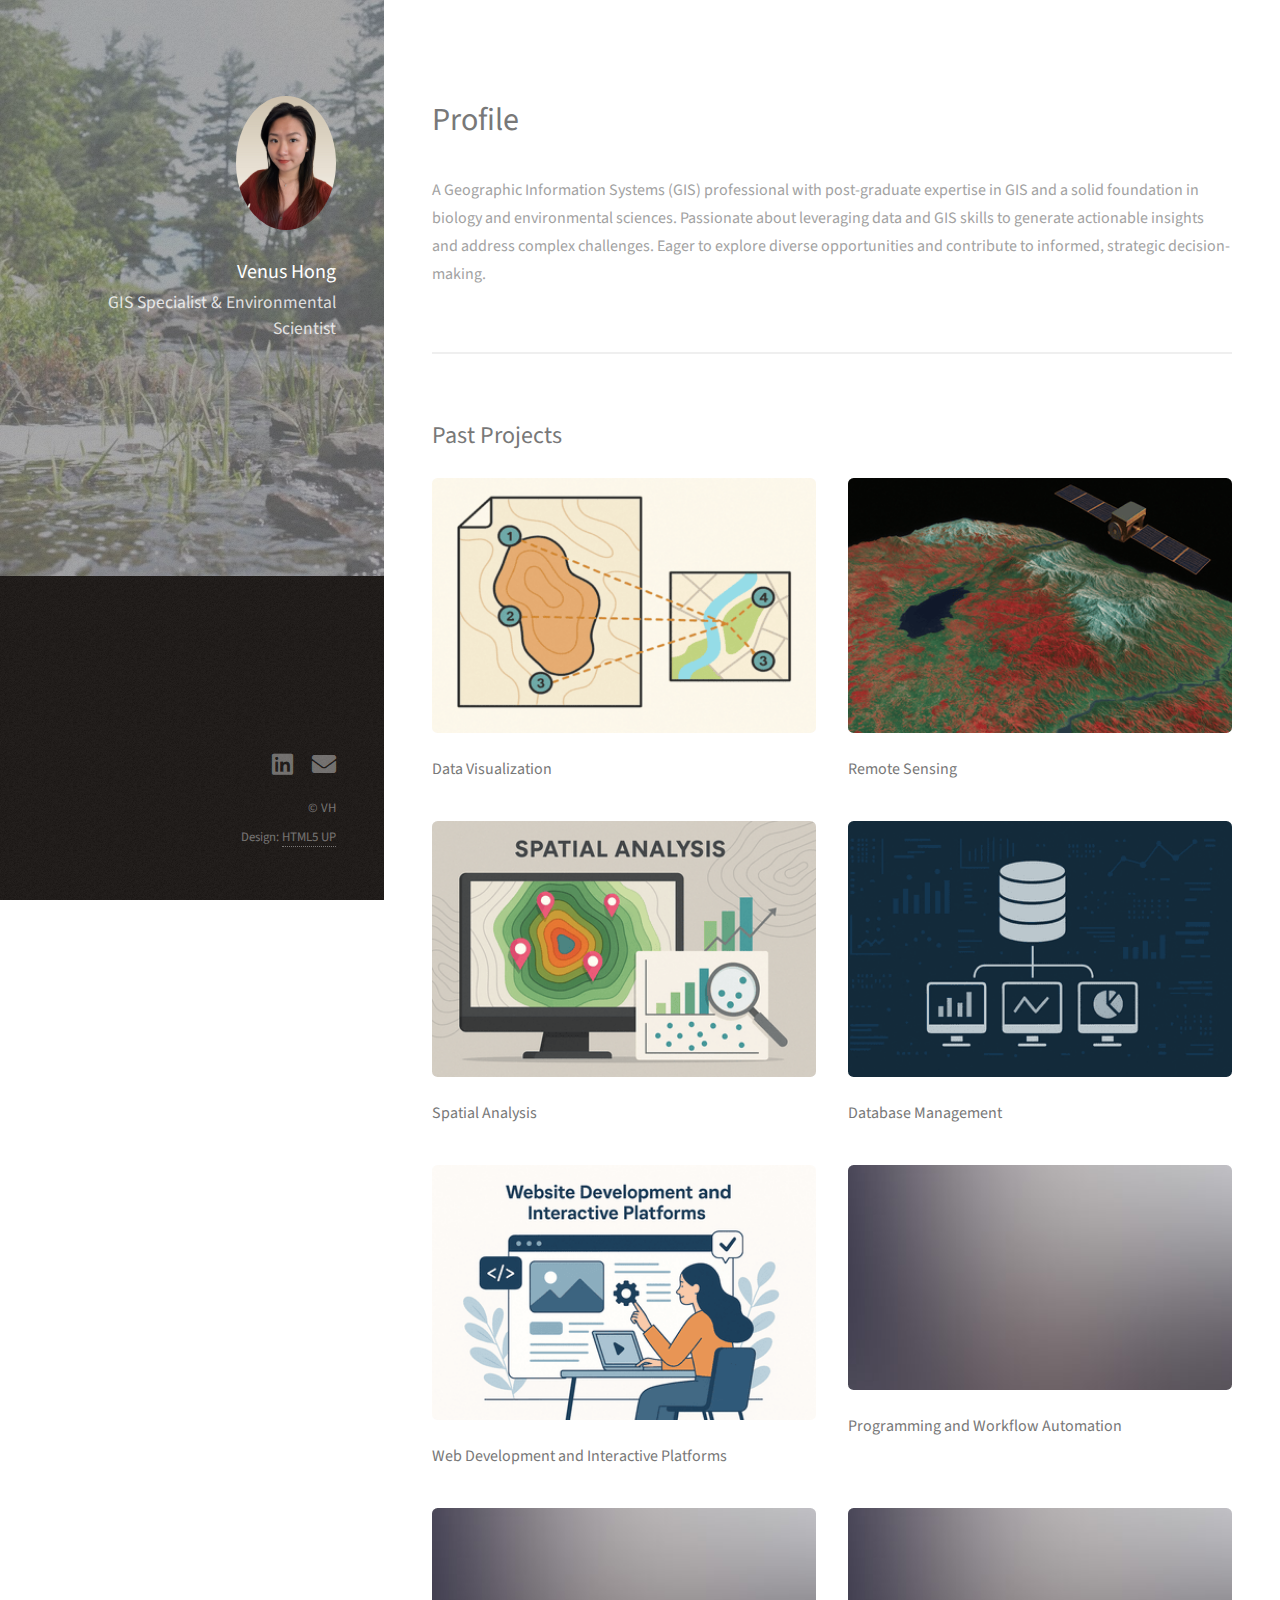
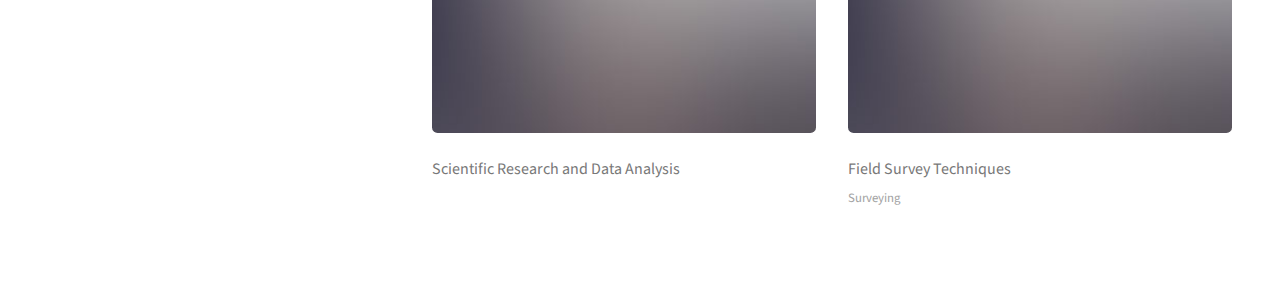
<file: index.html>
<!DOCTYPE HTML>
<!--
	Strata by HTML5 UP
	html5up.net | @ajlkn
	Free for personal and commercial use under the CCA 3.0 license (html5up.net/license)
-->
<html>
	<head>
		<title>Venus Hong HTML Portfolio</title>
		<meta charset="utf-8" />
		<meta name="viewport" content="width=device-width, initial-scale=1, user-scalable=no" />
		<link rel="stylesheet" href="assets/css/main.css" />
	</head>
	<body class="is-preload">

		<!-- Header -->
			<header id="header">
				<div class="inner">
					<a href="#" class="image avatar"><img src="images/avatar.jpg" alt="" /></a>
					<h1><strong>Venus Hong</strong></h1>
					<h4>GIS Specialist & Environmental Scientist</h4>
					
				</div>
			</header>

		<!-- Main -->
			<div id="main">

				<!-- One -->
					<section id="one">
						<header class="major">
							<h2>Profile</h2>
						</header>
						<p>A Geographic Information Systems (GIS) professional with post-graduate expertise in GIS 
							and a solid foundation in biology and environmental sciences. Passionate about 
							leveraging data and GIS skills to generate actionable insights and address complex 
							challenges. Eager to explore diverse opportunities and contribute to informed, 
							strategic decision-making.</p>
						<!-- <ul class="actions">
							<li><a href="#" class="button">Learn More</a></li>
						</ul> -->
					</section>

				<!-- Two -->
					<!-- <section id=""two">
						<h2>Timeline</h2>
						<p>1</p>
					</section> -->

				<!-- Three -->
					<section id="three">
						<h2>Past Projects</h2>
						<div class="row">
							<article class="col-6 col-12-xsmall work-item">
								<a href="projectPages/dataVis.html" class="image fit thumb">
									<img src="images/thumbs/georefBG.png" alt="Project 1 Thumbnail" />
								</a>
								<h3>Data Visualization</h3>
							</article>
							<article class="col-6 col-12-xsmall work-item">
								<a href="projectPages/remoteSensing.html" class="image fit thumb">
									<img src="images/thumbs/rsBG.png" alt="Project 2 Thumbnail" />
								</a>
								<h3>Remote Sensing</h3>
							</article>
							<article class="col-6 col-12-xsmall work-item">
								<a href="projectPages/spatialAnalysis.html" class="image fit thumb">
									<img src="images/thumbs/spatialBG.png" alt="Project 3 Thumbnail" />
								</a>
								<h3>Spatial Analysis</h3>
							</article>
							<article class="col-6 col-12-xsmall work-item">
								<a href="projectPages/database.html" class="image fit thumb">
									<img src="images/thumbs/databaseBG.png" alt="Project 4Thumbnail" />
								</a>
								<h3>Database Management</h3>
							</article>
							<article class="col-6 col-12-xsmall work-item">
								<a href="projectPages/web.html" class="image fit thumb">
									<img src="images/thumbs/webBG.png" alt="Project 5 Thumbnail" />
								</a>
								<h3>Web Development and Interactive Platforms</h3>
							</article>
							<article class="col-6 col-12-xsmall work-item">
								<a href="images/fulls/01.jpg" class="image fit thumb">
									<img src="images/thumbs/03.jpg" alt="" />
								</a>
								<h3>Programming and Workflow Automation</h3>
							</article>
							<article class="col-6 col-12-xsmall work-item">
								<a href="images/fulls/01.jpg" class="image fit thumb">
									<img src="images/thumbs/03.jpg" alt="" />
								</a>
								<h3>Scientific Research and Data Analysis</h3>
							</article>
							<article class="col-6 col-12-xsmall work-item">
								<a href="images/fulls/01.jpg" class="image fit thumb">
									<img src="images/thumbs/03.jpg" alt="" />
								</a>
								<h3>Field Survey Techniques</h3>
								<p>Surveying</p>
							</article>
						</div>
					</section>

				<!-- Four -->
					<!-- <section id="four">
						<h2>Contact Me</h2>
						<p>Description</p>
						<div class="row">
							<div class="col-8 col-12-small">
								<form method="post" action="#">
									<div class="row gtr-uniform gtr-50">
										<div class="col-6 col-12-xsmall"><input type="text" name="name" id="name" placeholder="Name" /></div>
										<div class="col-6 col-12-xsmall"><input type="email" name="email" id="email" placeholder="Email" /></div>
										<div class="col-12"><textarea name="message" id="message" placeholder="Message" rows="4"></textarea></div>
									</div>
								</form>
								<ul class="actions">
									<li><input type="submit" value="Send Message" /></li>
								</ul>
							</div>
							<div class="col-4 col-12-small">
								<ul class="labeled-icons">
									<li>
										<h3 class="icon solid fa-home"><span class="label">Address</span></h3>
										<p>ON</p>
									</li>
									<li>
										<h3 class="icon solid fa-mobile-alt"><span class="label">Phone</span></h3>
										<p>+1</p>
									</li>
									<li>
										<h3 class="icon solid fa-envelope"><span class="label">Email</span></h3>
										<a href="#">hongq1mac@outlook.com</a>
									</li>
								</ul>
							</div>
						</div>
					</section> -->
				

			</div>

		<!-- Footer -->
			<footer id="footer">
				<div class="inner">
					<ul class="icons">
						<li><a href="https://www.linkedin.com/in/-venus-hong/" class="icon brands fa-linkedin" target="_blank"><span class="label">LinkedIn</span></a></li>
						<li><a href="mailto:hongq1mac@outlook.com" class="icon solid fa-envelope"><span class="label">Email</span></a></li>
					</ul>
					<ul class="copyright">
						<li>&copy; VH</li><li>Design: <a href="http://html5up.net">HTML5 UP</a></li>
					</ul>
				</div>
			</footer>

		<!-- Scripts -->
			<script src="assets/js/jquery.min.js"></script>
			<script src="assets/js/jquery.poptrox.min.js"></script>
			<script src="assets/js/browser.min.js"></script>
			<script src="assets/js/breakpoints.min.js"></script>
			<script src="assets/js/util.js"></script>
			<script src="assets/js/main.js"></script>

	</body>
</html>
</file>
<file: assets/css/main.css>
@import url("fontawesome-all.min.css");
@import url("https://fonts.googleapis.com/css?family=Source+Sans+Pro:400,400italic");

/*
	Strata by HTML5 UP
	html5up.net | @ajlkn
	Free for personal and commercial use under the CCA 3.0 license (html5up.net/license)
*/

html, body, div, span, applet, object,
iframe, h1, h2, h3, h4, h5, h6, p, blockquote,
pre, a, abbr, acronym, address, big, cite,
code, del, dfn, em, img, ins, kbd, q, s, samp,
small, strike, strong, sub, sup, tt, var, b,
u, i, center, dl, dt, dd, ol, ul, li, fieldset,
form, label, legend, table, caption, tbody,
tfoot, thead, tr, th, td, article, aside,
canvas, details, embed, figure, figcaption,
footer, header, hgroup, menu, nav, output, ruby,
section, summary, time, mark, audio, video {
	margin: 0;
	padding: 0;
	border: 0;
	font-size: 100%;
	font: inherit;
	vertical-align: baseline;}

article, aside, details, figcaption, figure,
footer, header, hgroup, menu, nav, section {
	display: block;}

body {
	line-height: 1;
}

ol, ul {
	list-style: none;
}

blockquote, q {
	quotes: none;
}

	blockquote:before, blockquote:after, q:before, q:after {
		content: '';
		content: none;
	}

table {
	border-collapse: collapse;
	border-spacing: 0;
}

body {
	-webkit-text-size-adjust: none;
}

mark {
	background-color: transparent;
	color: inherit;
}

input::-moz-focus-inner {
	border: 0;
	padding: 0;
}

input, select, textarea {
	-moz-appearance: none;
	-webkit-appearance: none;
	-ms-appearance: none;
	appearance: none;
}

/* Basic */

	html {
		box-sizing: border-box;
	}

	*, *:before, *:after {
		box-sizing: inherit;
	}

	body {
		background: #fff;
	}

		body.is-preload *, body.is-preload *:before, body.is-preload *:after {
			-moz-animation: none !important;
			-webkit-animation: none !important;
			-ms-animation: none !important;
			animation: none !important;
			-moz-transition: none !important;
			-webkit-transition: none !important;
			-ms-transition: none !important;
			transition: none !important;
		}

	body, input, select, textarea {
		color: #a2a2a2;
		font-family: "Source Sans Pro", Helvetica, sans-serif;
		font-size: 16pt;
		font-weight: 400;
		line-height: 1.75em;
	}

	a {
		-moz-transition: color 0.2s ease-in-out, border-color 0.2s ease-in-out;
		-webkit-transition: color 0.2s ease-in-out, border-color 0.2s ease-in-out;
		-ms-transition: color 0.2s ease-in-out, border-color 0.2s ease-in-out;
		transition: color 0.2s ease-in-out, border-color 0.2s ease-in-out;
		border-bottom: dotted 1px;
		color: #49bf9d;
		text-decoration: none;
	}

		a:hover {
			border-bottom-color: transparent;
			color: #49bf9d !important;
			text-decoration: none;
		}

	strong, b {
		color: #787878;
		font-weight: 400;
	}

	em, i {
		font-style: italic;
	}

	p {
		margin: 0 0 2em 0;
	}

	h1, h2, h3, h4, h5, h6 {
		color: #787878;
		font-weight: 400;
		line-height: 1em;
		margin: 0 0 1em 0;
	}

		h1 a, h2 a, h3 a, h4 a, h5 a, h6 a {
			color: inherit;
			text-decoration: none;
		}

	h1 {
		font-size: 2em;
		line-height: 1.5em;
	}

	h2 {
		font-size: 1.5em;
		line-height: 1.5em;
	}

	h3 {
		font-size: 1.25em;
		line-height: 1.5em;
	}

	h4 {
		font-size: 1.1em;
		line-height: 1.5em;
	}

	h5 {
		font-size: 0.9em;
		line-height: 1.5em;
	}

	h6 {
		font-size: 0.7em;
		line-height: 1.5em;
	}

	sub {
		font-size: 0.8em;
		position: relative;
		top: 0.5em;
	}

	sup {
		font-size: 0.8em;
		position: relative;
		top: -0.5em;
	}

	hr {
		border: 0;
		border-bottom: solid 2px #efefef;
		margin: 2em 0;
	}

		hr.major {
			margin: 3em 0;
		}

	blockquote {
		border-left: solid 6px #efefef;
		font-style: italic;
		margin: 0 0 2em 0;
		padding: 0.5em 0 0.5em 1.5em;
	}

	code {
		background: #f7f7f7;
		border-radius: 0.35em;
		border: solid 2px #efefef;
		font-family: "Courier New", monospace;
		font-size: 0.9em;
		margin: 0 0.25em;
		padding: 0.25em 0.65em;
	}

	pre {
		-webkit-overflow-scrolling: touch;
		font-family: "Courier New", monospace;
		font-size: 0.9em;
		margin: 0 0 2em 0;
	}

		pre code {
			display: block;
			line-height: 1.75em;
			padding: 1em 1.5em;
			overflow-x: auto;
		}

	.align-left {
		text-align: left;
	}

	.align-center {
		text-align: center;
	}

	.align-right {
		text-align: right;
	}

/* Container */

	.container {
		margin: 0 auto;
		max-width: calc(100% - 4em);
		width: 100%;
	}

		.container.xsmall {
			width: 25%;
		}

		.container.small {
			width: 50%;
		}

		.container.medium {
			width: 75%;
		}

		.container.large {
			width: 125%;
		}

		.container.xlarge {
			width: 150%;
		}

		.container.max {
			width: 100%;
		}

		@media screen and (max-width: 980px) {

			.container {
				width: 100% !important;
				max-width: 100% !important;
			}

		}

		@media screen and (max-width: 480px) {

			.container {
				max-width: calc(100% - 3em);
			}

		}

/* Row */

	.row {
		display: flex;
		flex-wrap: wrap;
		box-sizing: border-box;
		align-items: stretch;
	}

		.row > * {
			box-sizing: border-box;
		}

		.row.gtr-uniform > * > :last-child {
			margin-bottom: 0;
		}

		.row.aln-left {
			justify-content: flex-start;
		}

		.row.aln-center {
			justify-content: center;
		}

		.row.aln-right {
			justify-content: flex-end;
		}

		.row.aln-top {
			align-items: flex-start;
		}

		.row.aln-middle {
			align-items: center;
		}

		.row.aln-bottom {
			align-items: flex-end;
		}

		.row > .imp {
			order: -1;
		}

		.row > .col-1 {
			width: 8.33333%;
		}

		.row > .off-1 {
			margin-left: 8.33333%;
		}

		.row > .col-2 {
			width: 16.66667%;
		}

		.row > .off-2 {
			margin-left: 16.66667%;
		}

		.row > .col-3 {
			width: 25%;
		}

		.row > .off-3 {
			margin-left: 25%;
		}

		.row > .col-4 {
			width: 33.33333%;
		}

		.row > .off-4 {
			margin-left: 33.33333%;
		}

		.row > .col-5 {
			width: 41.66667%;
		}

		.row > .off-5 {
			margin-left: 41.66667%;
		}

		.row > .col-6 {
			width: 50%;
		}

		.row > .off-6 {
			margin-left: 50%;
		}

		.row > .col-7 {
			width: 58.33333%;
		}

		.row > .off-7 {
			margin-left: 58.33333%;
		}

		.row > .col-8 {
			width: 66.66667%;
		}

		.row > .off-8 {
			margin-left: 66.66667%;
		}

		.row > .col-9 {
			width: 75%;
		}

		.row > .off-9 {
			margin-left: 75%;
		}

		.row > .col-10 {
			width: 83.33333%;
		}

		.row > .off-10 {
			margin-left: 83.33333%;
		}

		.row > .col-11 {
			width: 91.66667%;
		}

		.row > .off-11 {
			margin-left: 91.66667%;
		}

		.row > .col-12 {
			width: 100%;
		}

		.row > .off-12 {
			margin-left: 100%;
		}

		.row.gtr-0 {
			margin-top: 0;
			margin-left: 0em;
		}

			.row.gtr-0 > * {
				padding: 0 0 0 0em;
			}

			.row.gtr-0.gtr-uniform {
				margin-top: 0em;
			}

				.row.gtr-0.gtr-uniform > * {
					padding-top: 0em;
				}

		.row.gtr-25 {
			margin-top: 0;
			margin-left: -0.625em;
		}

			.row.gtr-25 > * {
				padding: 0 0 0 0.625em;
			}

			.row.gtr-25.gtr-uniform {
				margin-top: -0.625em;
			}

				.row.gtr-25.gtr-uniform > * {
					padding-top: 0.625em;
				}

		.row.gtr-50 {
			margin-top: 0;
			margin-left: -1.25em;
		}

			.row.gtr-50 > * {
				padding: 0 0 0 1.25em;
			}

			.row.gtr-50.gtr-uniform {
				margin-top: -1.25em;
			}

				.row.gtr-50.gtr-uniform > * {
					padding-top: 1.25em;
				}

		.row {
			margin-top: 0;
			margin-left: -2.5em;
		}

			.row > * {
				padding: 0 0 0 2.5em;
			}

			.row.gtr-uniform {
				margin-top: -2.5em;
			}

				.row.gtr-uniform > * {
					padding-top: 2.5em;
				}

		.row.gtr-150 {
			margin-top: 0;
			margin-left: -3.75em;
		}

			.row.gtr-150 > * {
				padding: 0 0 0 3.75em;
			}

			.row.gtr-150.gtr-uniform {
				margin-top: -3.75em;
			}

				.row.gtr-150.gtr-uniform > * {
					padding-top: 3.75em;
				}

		.row.gtr-200 {
			margin-top: 0;
			margin-left: -5em;
		}

			.row.gtr-200 > * {
				padding: 0 0 0 5em;
			}

			.row.gtr-200.gtr-uniform {
				margin-top: -5em;
			}

				.row.gtr-200.gtr-uniform > * {
					padding-top: 5em;
				}

		@media screen and (max-width: 1800px) {

			.row {
				display: flex;
				flex-wrap: wrap;
				box-sizing: border-box;
				align-items: stretch;
			}

				.row > * {
					box-sizing: border-box;
				}

				.row.gtr-uniform > * > :last-child {
					margin-bottom: 0;
				}

				.row.aln-left {
					justify-content: flex-start;
				}

				.row.aln-center {
					justify-content: center;
				}

				.row.aln-right {
					justify-content: flex-end;
				}

				.row.aln-top {
					align-items: flex-start;
				}

				.row.aln-middle {
					align-items: center;
				}

				.row.aln-bottom {
					align-items: flex-end;
				}

				.row > .imp-xlarge {
					order: -1;
				}

				.row > .col-1-xlarge {
					width: 8.33333%;
				}

				.row > .off-1-xlarge {
					margin-left: 8.33333%;
				}

				.row > .col-2-xlarge {
					width: 16.66667%;
				}

				.row > .off-2-xlarge {
					margin-left: 16.66667%;
				}

				.row > .col-3-xlarge {
					width: 25%;
				}

				.row > .off-3-xlarge {
					margin-left: 25%;
				}

				.row > .col-4-xlarge {
					width: 33.33333%;
				}

				.row > .off-4-xlarge {
					margin-left: 33.33333%;
				}

				.row > .col-5-xlarge {
					width: 41.66667%;
				}

				.row > .off-5-xlarge {
					margin-left: 41.66667%;
				}

				.row > .col-6-xlarge {
					width: 50%;
				}

				.row > .off-6-xlarge {
					margin-left: 50%;
				}

				.row > .col-7-xlarge {
					width: 58.33333%;
				}

				.row > .off-7-xlarge {
					margin-left: 58.33333%;
				}

				.row > .col-8-xlarge {
					width: 66.66667%;
				}

				.row > .off-8-xlarge {
					margin-left: 66.66667%;
				}

				.row > .col-9-xlarge {
					width: 75%;
				}

				.row > .off-9-xlarge {
					margin-left: 75%;
				}

				.row > .col-10-xlarge {
					width: 83.33333%;
				}

				.row > .off-10-xlarge {
					margin-left: 83.33333%;
				}

				.row > .col-11-xlarge {
					width: 91.66667%;
				}

				.row > .off-11-xlarge {
					margin-left: 91.66667%;
				}

				.row > .col-12-xlarge {
					width: 100%;
				}

				.row > .off-12-xlarge {
					margin-left: 100%;
				}

				.row.gtr-0 {
					margin-top: 0;
					margin-left: 0em;
				}

					.row.gtr-0 > * {
						padding: 0 0 0 0em;
					}

					.row.gtr-0.gtr-uniform {
						margin-top: 0em;
					}

						.row.gtr-0.gtr-uniform > * {
							padding-top: 0em;
						}

				.row.gtr-25 {
					margin-top: 0;
					margin-left: -0.625em;
				}

					.row.gtr-25 > * {
						padding: 0 0 0 0.625em;
					}

					.row.gtr-25.gtr-uniform {
						margin-top: -0.625em;
					}

						.row.gtr-25.gtr-uniform > * {
							padding-top: 0.625em;
						}

				.row.gtr-50 {
					margin-top: 0;
					margin-left: -1.25em;
				}

					.row.gtr-50 > * {
						padding: 0 0 0 1.25em;
					}

					.row.gtr-50.gtr-uniform {
						margin-top: -1.25em;
					}

						.row.gtr-50.gtr-uniform > * {
							padding-top: 1.25em;
						}

				.row {
					margin-top: 0;
					margin-left: -2.5em;
				}

					.row > * {
						padding: 0 0 0 2.5em;
					}

					.row.gtr-uniform {
						margin-top: -2.5em;
					}

						.row.gtr-uniform > * {
							padding-top: 2.5em;
						}

				.row.gtr-150 {
					margin-top: 0;
					margin-left: -3.75em;
				}

					.row.gtr-150 > * {
						padding: 0 0 0 3.75em;
					}

					.row.gtr-150.gtr-uniform {
						margin-top: -3.75em;
					}

						.row.gtr-150.gtr-uniform > * {
							padding-top: 3.75em;
						}

				.row.gtr-200 {
					margin-top: 0;
					margin-left: -5em;
				}

					.row.gtr-200 > * {
						padding: 0 0 0 5em;
					}

					.row.gtr-200.gtr-uniform {
						margin-top: -5em;
					}

						.row.gtr-200.gtr-uniform > * {
							padding-top: 5em;
						}

		}

		@media screen and (max-width: 1280px) {

			.row {
				display: flex;
				flex-wrap: wrap;
				box-sizing: border-box;
				align-items: stretch;
			}

				.row > * {
					box-sizing: border-box;
				}

				.row.gtr-uniform > * > :last-child {
					margin-bottom: 0;
				}

				.row.aln-left {
					justify-content: flex-start;
				}

				.row.aln-center {
					justify-content: center;
				}

				.row.aln-right {
					justify-content: flex-end;
				}

				.row.aln-top {
					align-items: flex-start;
				}

				.row.aln-middle {
					align-items: center;
				}

				.row.aln-bottom {
					align-items: flex-end;
				}

				.row > .imp-large {
					order: -1;
				}

				.row > .col-1-large {
					width: 8.33333%;
				}

				.row > .off-1-large {
					margin-left: 8.33333%;
				}

				.row > .col-2-large {
					width: 16.66667%;
				}

				.row > .off-2-large {
					margin-left: 16.66667%;
				}

				.row > .col-3-large {
					width: 25%;
				}

				.row > .off-3-large {
					margin-left: 25%;
				}

				.row > .col-4-large {
					width: 33.33333%;
				}

				.row > .off-4-large {
					margin-left: 33.33333%;
				}

				.row > .col-5-large {
					width: 41.66667%;
				}

				.row > .off-5-large {
					margin-left: 41.66667%;
				}

				.row > .col-6-large {
					width: 50%;
				}

				.row > .off-6-large {
					margin-left: 50%;
				}

				.row > .col-7-large {
					width: 58.33333%;
				}

				.row > .off-7-large {
					margin-left: 58.33333%;
				}

				.row > .col-8-large {
					width: 66.66667%;
				}

				.row > .off-8-large {
					margin-left: 66.66667%;
				}

				.row > .col-9-large {
					width: 75%;
				}

				.row > .off-9-large {
					margin-left: 75%;
				}

				.row > .col-10-large {
					width: 83.33333%;
				}

				.row > .off-10-large {
					margin-left: 83.33333%;
				}

				.row > .col-11-large {
					width: 91.66667%;
				}

				.row > .off-11-large {
					margin-left: 91.66667%;
				}

				.row > .col-12-large {
					width: 100%;
				}

				.row > .off-12-large {
					margin-left: 100%;
				}

				.row.gtr-0 {
					margin-top: 0;
					margin-left: 0em;
				}

					.row.gtr-0 > * {
						padding: 0 0 0 0em;
					}

					.row.gtr-0.gtr-uniform {
						margin-top: 0em;
					}

						.row.gtr-0.gtr-uniform > * {
							padding-top: 0em;
						}

				.row.gtr-25 {
					margin-top: 0;
					margin-left: -0.5em;
				}

					.row.gtr-25 > * {
						padding: 0 0 0 0.5em;
					}

					.row.gtr-25.gtr-uniform {
						margin-top: -0.5em;
					}

						.row.gtr-25.gtr-uniform > * {
							padding-top: 0.5em;
						}

				.row.gtr-50 {
					margin-top: 0;
					margin-left: -1em;
				}

					.row.gtr-50 > * {
						padding: 0 0 0 1em;
					}

					.row.gtr-50.gtr-uniform {
						margin-top: -1em;
					}

						.row.gtr-50.gtr-uniform > * {
							padding-top: 1em;
						}

				.row {
					margin-top: 0;
					margin-left: -2em;
				}

					.row > * {
						padding: 0 0 0 2em;
					}

					.row.gtr-uniform {
						margin-top: -2em;
					}

						.row.gtr-uniform > * {
							padding-top: 2em;
						}

				.row.gtr-150 {
					margin-top: 0;
					margin-left: -3em;
				}

					.row.gtr-150 > * {
						padding: 0 0 0 3em;
					}

					.row.gtr-150.gtr-uniform {
						margin-top: -3em;
					}

						.row.gtr-150.gtr-uniform > * {
							padding-top: 3em;
						}

				.row.gtr-200 {
					margin-top: 0;
					margin-left: -4em;
				}

					.row.gtr-200 > * {
						padding: 0 0 0 4em;
					}

					.row.gtr-200.gtr-uniform {
						margin-top: -4em;
					}

						.row.gtr-200.gtr-uniform > * {
							padding-top: 4em;
						}

		}

		@media screen and (max-width: 980px) {

			.row {
				display: flex;
				flex-wrap: wrap;
				box-sizing: border-box;
				align-items: stretch;
			}

				.row > * {
					box-sizing: border-box;
				}

				.row.gtr-uniform > * > :last-child {
					margin-bottom: 0;
				}

				.row.aln-left {
					justify-content: flex-start;
				}

				.row.aln-center {
					justify-content: center;
				}

				.row.aln-right {
					justify-content: flex-end;
				}

				.row.aln-top {
					align-items: flex-start;
				}

				.row.aln-middle {
					align-items: center;
				}

				.row.aln-bottom {
					align-items: flex-end;
				}

				.row > .imp-medium {
					order: -1;
				}

				.row > .col-1-medium {
					width: 8.33333%;
				}

				.row > .off-1-medium {
					margin-left: 8.33333%;
				}

				.row > .col-2-medium {
					width: 16.66667%;
				}

				.row > .off-2-medium {
					margin-left: 16.66667%;
				}

				.row > .col-3-medium {
					width: 25%;
				}

				.row > .off-3-medium {
					margin-left: 25%;
				}

				.row > .col-4-medium {
					width: 33.33333%;
				}

				.row > .off-4-medium {
					margin-left: 33.33333%;
				}

				.row > .col-5-medium {
					width: 41.66667%;
				}

				.row > .off-5-medium {
					margin-left: 41.66667%;
				}

				.row > .col-6-medium {
					width: 50%;
				}

				.row > .off-6-medium {
					margin-left: 50%;
				}

				.row > .col-7-medium {
					width: 58.33333%;
				}

				.row > .off-7-medium {
					margin-left: 58.33333%;
				}

				.row > .col-8-medium {
					width: 66.66667%;
				}

				.row > .off-8-medium {
					margin-left: 66.66667%;
				}

				.row > .col-9-medium {
					width: 75%;
				}

				.row > .off-9-medium {
					margin-left: 75%;
				}

				.row > .col-10-medium {
					width: 83.33333%;
				}

				.row > .off-10-medium {
					margin-left: 83.33333%;
				}

				.row > .col-11-medium {
					width: 91.66667%;
				}

				.row > .off-11-medium {
					margin-left: 91.66667%;
				}

				.row > .col-12-medium {
					width: 100%;
				}

				.row > .off-12-medium {
					margin-left: 100%;
				}

				.row.gtr-0 {
					margin-top: 0;
					margin-left: 0em;
				}

					.row.gtr-0 > * {
						padding: 0 0 0 0em;
					}

					.row.gtr-0.gtr-uniform {
						margin-top: 0em;
					}

						.row.gtr-0.gtr-uniform > * {
							padding-top: 0em;
						}

				.row.gtr-25 {
					margin-top: 0;
					margin-left: -0.5em;
				}

					.row.gtr-25 > * {
						padding: 0 0 0 0.5em;
					}

					.row.gtr-25.gtr-uniform {
						margin-top: -0.5em;
					}

						.row.gtr-25.gtr-uniform > * {
							padding-top: 0.5em;
						}

				.row.gtr-50 {
					margin-top: 0;
					margin-left: -1em;
				}

					.row.gtr-50 > * {
						padding: 0 0 0 1em;
					}

					.row.gtr-50.gtr-uniform {
						margin-top: -1em;
					}

						.row.gtr-50.gtr-uniform > * {
							padding-top: 1em;
						}

				.row {
					margin-top: 0;
					margin-left: -2em;
				}

					.row > * {
						padding: 0 0 0 2em;
					}

					.row.gtr-uniform {
						margin-top: -2em;
					}

						.row.gtr-uniform > * {
							padding-top: 2em;
						}

				.row.gtr-150 {
					margin-top: 0;
					margin-left: -3em;
				}

					.row.gtr-150 > * {
						padding: 0 0 0 3em;
					}

					.row.gtr-150.gtr-uniform {
						margin-top: -3em;
					}

						.row.gtr-150.gtr-uniform > * {
							padding-top: 3em;
						}

				.row.gtr-200 {
					margin-top: 0;
					margin-left: -4em;
				}

					.row.gtr-200 > * {
						padding: 0 0 0 4em;
					}

					.row.gtr-200.gtr-uniform {
						margin-top: -4em;
					}

						.row.gtr-200.gtr-uniform > * {
							padding-top: 4em;
						}

		}

		@media screen and (max-width: 736px) {

			.row {
				display: flex;
				flex-wrap: wrap;
				box-sizing: border-box;
				align-items: stretch;
			}

				.row > * {
					box-sizing: border-box;
				}

				.row.gtr-uniform > * > :last-child {
					margin-bottom: 0;
				}

				.row.aln-left {
					justify-content: flex-start;
				}

				.row.aln-center {
					justify-content: center;
				}

				.row.aln-right {
					justify-content: flex-end;
				}

				.row.aln-top {
					align-items: flex-start;
				}

				.row.aln-middle {
					align-items: center;
				}

				.row.aln-bottom {
					align-items: flex-end;
				}

				.row > .imp-small {
					order: -1;
				}

				.row > .col-1-small {
					width: 8.33333%;
				}

				.row > .off-1-small {
					margin-left: 8.33333%;
				}

				.row > .col-2-small {
					width: 16.66667%;
				}

				.row > .off-2-small {
					margin-left: 16.66667%;
				}

				.row > .col-3-small {
					width: 25%;
				}

				.row > .off-3-small {
					margin-left: 25%;
				}

				.row > .col-4-small {
					width: 33.33333%;
				}

				.row > .off-4-small {
					margin-left: 33.33333%;
				}

				.row > .col-5-small {
					width: 41.66667%;
				}

				.row > .off-5-small {
					margin-left: 41.66667%;
				}

				.row > .col-6-small {
					width: 50%;
				}

				.row > .off-6-small {
					margin-left: 50%;
				}

				.row > .col-7-small {
					width: 58.33333%;
				}

				.row > .off-7-small {
					margin-left: 58.33333%;
				}

				.row > .col-8-small {
					width: 66.66667%;
				}

				.row > .off-8-small {
					margin-left: 66.66667%;
				}

				.row > .col-9-small {
					width: 75%;
				}

				.row > .off-9-small {
					margin-left: 75%;
				}

				.row > .col-10-small {
					width: 83.33333%;
				}

				.row > .off-10-small {
					margin-left: 83.33333%;
				}

				.row > .col-11-small {
					width: 91.66667%;
				}

				.row > .off-11-small {
					margin-left: 91.66667%;
				}

				.row > .col-12-small {
					width: 100%;
				}

				.row > .off-12-small {
					margin-left: 100%;
				}

				.row.gtr-0 {
					margin-top: 0;
					margin-left: 0em;
				}

					.row.gtr-0 > * {
						padding: 0 0 0 0em;
					}

					.row.gtr-0.gtr-uniform {
						margin-top: 0em;
					}

						.row.gtr-0.gtr-uniform > * {
							padding-top: 0em;
						}

				.row.gtr-25 {
					margin-top: 0;
					margin-left: -0.375em;
				}

					.row.gtr-25 > * {
						padding: 0 0 0 0.375em;
					}

					.row.gtr-25.gtr-uniform {
						margin-top: -0.375em;
					}

						.row.gtr-25.gtr-uniform > * {
							padding-top: 0.375em;
						}

				.row.gtr-50 {
					margin-top: 0;
					margin-left: -0.75em;
				}

					.row.gtr-50 > * {
						padding: 0 0 0 0.75em;
					}

					.row.gtr-50.gtr-uniform {
						margin-top: -0.75em;
					}

						.row.gtr-50.gtr-uniform > * {
							padding-top: 0.75em;
						}

				.row {
					margin-top: 0;
					margin-left: -1.5em;
				}

					.row > * {
						padding: 0 0 0 1.5em;
					}

					.row.gtr-uniform {
						margin-top: -1.5em;
					}

						.row.gtr-uniform > * {
							padding-top: 1.5em;
						}

				.row.gtr-150 {
					margin-top: 0;
					margin-left: -2.25em;
				}

					.row.gtr-150 > * {
						padding: 0 0 0 2.25em;
					}

					.row.gtr-150.gtr-uniform {
						margin-top: -2.25em;
					}

						.row.gtr-150.gtr-uniform > * {
							padding-top: 2.25em;
						}

				.row.gtr-200 {
					margin-top: 0;
					margin-left: -3em;
				}

					.row.gtr-200 > * {
						padding: 0 0 0 3em;
					}

					.row.gtr-200.gtr-uniform {
						margin-top: -3em;
					}

						.row.gtr-200.gtr-uniform > * {
							padding-top: 3em;
						}

		}

		@media screen and (max-width: 480px) {

			.row {
				display: flex;
				flex-wrap: wrap;
				box-sizing: border-box;
				align-items: stretch;
			}

				.row > * {
					box-sizing: border-box;
				}

				.row.gtr-uniform > * > :last-child {
					margin-bottom: 0;
				}

				.row.aln-left {
					justify-content: flex-start;
				}

				.row.aln-center {
					justify-content: center;
				}

				.row.aln-right {
					justify-content: flex-end;
				}

				.row.aln-top {
					align-items: flex-start;
				}

				.row.aln-middle {
					align-items: center;
				}

				.row.aln-bottom {
					align-items: flex-end;
				}

				.row > .imp-xsmall {
					order: -1;
				}

				.row > .col-1-xsmall {
					width: 8.33333%;
				}

				.row > .off-1-xsmall {
					margin-left: 8.33333%;
				}

				.row > .col-2-xsmall {
					width: 16.66667%;
				}

				.row > .off-2-xsmall {
					margin-left: 16.66667%;
				}

				.row > .col-3-xsmall {
					width: 25%;
				}

				.row > .off-3-xsmall {
					margin-left: 25%;
				}

				.row > .col-4-xsmall {
					width: 33.33333%;
				}

				.row > .off-4-xsmall {
					margin-left: 33.33333%;
				}

				.row > .col-5-xsmall {
					width: 41.66667%;
				}

				.row > .off-5-xsmall {
					margin-left: 41.66667%;
				}

				.row > .col-6-xsmall {
					width: 50%;
				}

				.row > .off-6-xsmall {
					margin-left: 50%;
				}

				.row > .col-7-xsmall {
					width: 58.33333%;
				}

				.row > .off-7-xsmall {
					margin-left: 58.33333%;
				}

				.row > .col-8-xsmall {
					width: 66.66667%;
				}

				.row > .off-8-xsmall {
					margin-left: 66.66667%;
				}

				.row > .col-9-xsmall {
					width: 75%;
				}

				.row > .off-9-xsmall {
					margin-left: 75%;
				}

				.row > .col-10-xsmall {
					width: 83.33333%;
				}

				.row > .off-10-xsmall {
					margin-left: 83.33333%;
				}

				.row > .col-11-xsmall {
					width: 91.66667%;
				}

				.row > .off-11-xsmall {
					margin-left: 91.66667%;
				}

				.row > .col-12-xsmall {
					width: 100%;
				}

				.row > .off-12-xsmall {
					margin-left: 100%;
				}

				.row.gtr-0 {
					margin-top: 0;
					margin-left: 0em;
				}

					.row.gtr-0 > * {
						padding: 0 0 0 0em;
					}

					.row.gtr-0.gtr-uniform {
						margin-top: 0em;
					}

						.row.gtr-0.gtr-uniform > * {
							padding-top: 0em;
						}

				.row.gtr-25 {
					margin-top: 0;
					margin-left: -0.375em;
				}

					.row.gtr-25 > * {
						padding: 0 0 0 0.375em;
					}

					.row.gtr-25.gtr-uniform {
						margin-top: -0.375em;
					}

						.row.gtr-25.gtr-uniform > * {
							padding-top: 0.375em;
						}

				.row.gtr-50 {
					margin-top: 0;
					margin-left: -0.75em;
				}

					.row.gtr-50 > * {
						padding: 0 0 0 0.75em;
					}

					.row.gtr-50.gtr-uniform {
						margin-top: -0.75em;
					}

						.row.gtr-50.gtr-uniform > * {
							padding-top: 0.75em;
						}

				.row {
					margin-top: 0;
					margin-left: -1.5em;
				}

					.row > * {
						padding: 0 0 0 1.5em;
					}

					.row.gtr-uniform {
						margin-top: -1.5em;
					}

						.row.gtr-uniform > * {
							padding-top: 1.5em;
						}

				.row.gtr-150 {
					margin-top: 0;
					margin-left: -2.25em;
				}

					.row.gtr-150 > * {
						padding: 0 0 0 2.25em;
					}

					.row.gtr-150.gtr-uniform {
						margin-top: -2.25em;
					}

						.row.gtr-150.gtr-uniform > * {
							padding-top: 2.25em;
						}

				.row.gtr-200 {
					margin-top: 0;
					margin-left: -3em;
				}

					.row.gtr-200 > * {
						padding: 0 0 0 3em;
					}

					.row.gtr-200.gtr-uniform {
						margin-top: -3em;
					}

						.row.gtr-200.gtr-uniform > * {
							padding-top: 3em;
						}

		}

/* Section/Article */

	section.special, article.special {
		text-align: center;
	}

	header p {
		color: #b2b2b2;
		position: relative;
		margin: 0 0 1.5em 0;
	}

	header h2 + p {
		font-size: 1.25em;
		margin-top: -1em;
		line-height: 1.5em;
	}

	header h3 + p {
		font-size: 1.1em;
		margin-top: -0.8em;
		line-height: 1.5em;
	}

	header h4 + p,
	header h5 + p,
	header h6 + p {
		font-size: 0.9em;
		margin-top: -0.6em;
		line-height: 1.5em;
	}

	header.major h2 {
		font-size: 2em;
	}

/* Form */

	form {
		margin: 0 0 2em 0;
	}

	label {
		color: #787878;
		display: block;
		font-size: 0.9em;
		font-weight: 400;
		margin: 0 0 1em 0;
	}

	input[type="text"],
	input[type="password"],
	input[type="email"],
	select,
	textarea {
		-moz-appearance: none;
		-webkit-appearance: none;
		-ms-appearance: none;
		appearance: none;
		background: #f7f7f7;
		border-radius: 0.35em;
		border: solid 2px transparent;
		color: inherit;
		display: block;
		outline: 0;
		padding: 0 0.75em;
		text-decoration: none;
		width: 100%;
	}

		input[type="text"]:invalid,
		input[type="password"]:invalid,
		input[type="email"]:invalid,
		select:invalid,
		textarea:invalid {
			box-shadow: none;
		}

		input[type="text"]:focus,
		input[type="password"]:focus,
		input[type="email"]:focus,
		select:focus,
		textarea:focus {
			border-color: #49bf9d;
		}

	select {
		background-image: url("data:image/svg+xml;charset=utf8,%3Csvg xmlns='http://www.w3.org/2000/svg' width='40' height='40' preserveAspectRatio='none' viewBox='0 0 40 40'%3E%3Cpath d='M9.4,12.3l10.4,10.4l10.4-10.4c0.2-0.2,0.5-0.4,0.9-0.4c0.3,0,0.6,0.1,0.9,0.4l3.3,3.3c0.2,0.2,0.4,0.5,0.4,0.9 c0,0.4-0.1,0.6-0.4,0.9L20.7,31.9c-0.2,0.2-0.5,0.4-0.9,0.4c-0.3,0-0.6-0.1-0.9-0.4L4.3,17.3c-0.2-0.2-0.4-0.5-0.4-0.9 c0-0.4,0.1-0.6,0.4-0.9l3.3-3.3c0.2-0.2,0.5-0.4,0.9-0.4S9.1,12.1,9.4,12.3z' fill='%23dfdfdf' /%3E%3C/svg%3E");
		background-size: 1.25rem;
		background-repeat: no-repeat;
		background-position: calc(100% - 1rem) center;
		height: 2.75em;
		padding-right: 2.75em;
		text-overflow: ellipsis;
	}

		select option {
			color: #787878;
			background: #fff;
		}

		select:focus::-ms-value {
			background-color: transparent;
		}

		select::-ms-expand {
			display: none;
		}

	input[type="text"],
	input[type="password"],
	input[type="email"],
	select {
		height: 2.75em;
	}

	textarea {
		padding: 0.75em;
	}

	input[type="checkbox"],
	input[type="radio"] {
		-moz-appearance: none;
		-webkit-appearance: none;
		-ms-appearance: none;
		appearance: none;
		display: block;
		float: left;
		margin-right: -2em;
		opacity: 0;
		width: 1em;
		z-index: -1;
	}

		input[type="checkbox"] + label,
		input[type="radio"] + label {
			text-decoration: none;
			color: #a2a2a2;
			cursor: pointer;
			display: inline-block;
			font-size: 1em;
			font-weight: 400;
			padding-left: 2.4em;
			padding-right: 0.75em;
			position: relative;
		}

			input[type="checkbox"] + label:before,
			input[type="radio"] + label:before {
				-moz-osx-font-smoothing: grayscale;
				-webkit-font-smoothing: antialiased;
				display: inline-block;
				font-style: normal;
				font-variant: normal;
				text-rendering: auto;
				line-height: 1;
				text-transform: none !important;
				font-family: 'Font Awesome 5 Free';
				font-weight: 900;
			}

			input[type="checkbox"] + label:before,
			input[type="radio"] + label:before {
				background: #f7f7f7;
				border-radius: 0.35em;
				border: solid 2px transparent;
				content: '';
				display: inline-block;
				font-size: 0.8em;
				height: 2.0625em;
				left: 0;
				line-height: 1.85625em;
				position: absolute;
				text-align: center;
				top: 0;
				width: 2.0625em;
			}

		input[type="checkbox"]:checked + label:before,
		input[type="radio"]:checked + label:before {
			background: #787878;
			border-color: #787878;
			color: #fff;
			content: '\f00c';
		}

		input[type="checkbox"]:focus + label:before,
		input[type="radio"]:focus + label:before {
			border-color: #49bf9d;
		}

	input[type="checkbox"] + label:before {
		border-radius: 0.35em;
	}

	input[type="radio"] + label:before {
		border-radius: 100%;
	}

	::-webkit-input-placeholder {
		color: #b2b2b2 !important;
		opacity: 1.0;
	}

	:-moz-placeholder {
		color: #b2b2b2 !important;
		opacity: 1.0;
	}

	::-moz-placeholder {
		color: #b2b2b2 !important;
		opacity: 1.0;
	}

	:-ms-input-placeholder {
		color: #b2b2b2 !important;
		opacity: 1.0;
	}

/* Box */

	.box {
		border-radius: 0.35em;
		border: solid 2px #efefef;
		margin-bottom: 2em;
		padding: 1.5em;
	}

		.box > :last-child,
		.box > :last-child > :last-child,
		.box > :last-child > :last-child > :last-child {
			margin-bottom: 0;
		}

		.box.alt {
			border: 0;
			border-radius: 0;
			padding: 0;
		}

/* Icon */

	.icon {
		text-decoration: none;
		border-bottom: none;
		position: relative;
	}

		.icon:before {
			-moz-osx-font-smoothing: grayscale;
			-webkit-font-smoothing: antialiased;
			display: inline-block;
			font-style: normal;
			font-variant: normal;
			text-rendering: auto;
			line-height: 1;
			text-transform: none !important;
			font-family: 'Font Awesome 5 Free';
			font-weight: 400;
		}

		.icon > .label {
			display: none;
		}

		.icon:before {
			line-height: inherit;
		}

		.icon.solid:before {
			font-weight: 900;
		}

		.icon.brands:before {
			font-family: 'Font Awesome 5 Brands';
		}

/* Image */

	.image {
		border-radius: 0.35em;
		border: 0;
		display: inline-block;
		position: relative;
		width: 100%; /* Ensure the container spans the available width */
		max-width: 800px; /* Optional: limit maximum width for large screens */
		margin: 0 auto; /* Center the image horizontally */
	}

		.image:before {
			-moz-transition: opacity 0.2s ease-in-out;
			-webkit-transition: opacity 0.2s ease-in-out;
			-ms-transition: opacity 0.2s ease-in-out;
			transition: opacity 0.2s ease-in-out;
			background: url("images/overlay.png");
			border-radius: 0.35em;
			content: ''; /* Keeps the element valid but removes the background */
			display: none; /* Completely removes the overlay effect */
				/* display: block; */
			height: 100%;
			left: 0;
			opacity: 0.5;
			position: absolute;
			top: 0;
			width: 100%;
		}

		.image.thumb {
			text-align: center;
		}

			.image.thumb:after {
				-moz-transition: opacity 0.2s ease-in-out;
				-webkit-transition: opacity 0.2s ease-in-out;
				-ms-transition: opacity 0.2s ease-in-out;
				transition: opacity 0.2s ease-in-out;
				border-radius: 0.35em;
				border: solid 3px rgba(255, 255, 255, 0.5);
				color: #fff;
				content: 'View';
				display: inline-block;
				font-size: 0.8em;
				font-weight: 400;
				left: 50%;
				line-height: 2.25em;
				margin: -1.25em 0 0 -3em;
				opacity: 0;
				padding: 0 1.5em;
				position: absolute;
				text-align: center;
				text-decoration: none;
				top: 50%;
				white-space: nowrap;
			}

			.image.thumb:hover:after {
				opacity: 1.0;
			}

			.image.thumb:hover:before {
				background: url("images/overlay.png"), url("images/overlay.png");
				opacity: 1.0;
			}

		.image img {
			border-radius: 0.35em;
			display: block;
			width: 100%; /* Ensure the image scales to fit the container */
			height: auto; /* Maintain aspect ratio */
		}

		.image.left {
			float: left;
			margin: 0 1.5em 1em 0;
			top: 0.25em;
		}

		.image.right {
			float: right;
			margin: 0 0 1em 1.5em;
			top: 0.25em;
		}

		.image.left, .image.right {
			max-width: 40%; /* Control size of floated images */
		}

			.image.left img, .image.right img {
				width: 100%; /* Responsiveness */
				height: auto;
			}

		.image.fit {
			display: block;
			margin: 0 0 2em 0;
			width: 100%; /* Image fill its container */
		}

			.image.fit img {
				width: 100%; /* Responsiveness */
				width: 100%;
			}

		.image.avatar {
			border-radius: 100%; /* Circular images */
		}

			.image.avatar:before {
				display: none;
			}

			.image.avatar img {
				width: 100%; /* Responsiveness */
				border-radius: 100%;
				width: 100%;
			}

/* List */

	ol {
		list-style: decimal;
		margin: 0 0 2em 0;
		padding-left: 1.25em;
	}

		ol li {
			padding-left: 0.25em;
		}

	ul {
		list-style: disc;
		margin: 0 0 2em 0;
		padding-left: 1em;
	}

		ul li {
			padding-left: 0.5em;
		}

		ul.alt {
			list-style: none;
			padding-left: 0;
		}

			ul.alt li {
				border-top: solid 2px #efefef;
				padding: 0.5em 0;
			}

				ul.alt li:first-child {
					border-top: 0;
					padding-top: 0;
				}

	dl {
		margin: 0 0 2em 0;
	}

/* Icons */

	ul.icons {
		cursor: default;
		list-style: none;
		padding-left: 0;
	}

		ul.icons li {
			display: inline-block;
			padding: 0 1em 0 0;
		}

			ul.icons li:last-child {
				padding-right: 0;
			}

			ul.icons li .icon:before {
				font-size: 1.5em;
			}

/* Labeled Icons */

	ul.labeled-icons {
		list-style: none;
		padding: 0;
	}

		ul.labeled-icons li {
			line-height: 1.75em;
			margin: 1.5em 0 0 0;
			padding-left: 2.25em;
			position: relative;
		}

			ul.labeled-icons li:first-child {
				margin-top: 0;
			}

			ul.labeled-icons li a {
				color: inherit;
			}

			ul.labeled-icons li h3 {
				color: #b2b2b2;
				left: 0;
				position: absolute;
				text-align: center;
				top: 0;
				width: 1em;
			}

/* Actions */

	ul.actions {
		display: -moz-flex;
		display: -webkit-flex;
		display: -ms-flex;
		display: flex;
		cursor: default;
		list-style: none;
		margin-left: -1em;
		padding-left: 0;
	}

		ul.actions li {
			padding: 0 0 0 1em;
			vertical-align: middle;
		}

		ul.actions.special {
			-moz-justify-content: center;
			-webkit-justify-content: center;
			-ms-justify-content: center;
			justify-content: center;
			width: 100%;
			margin-left: 0;
		}

			ul.actions.special li:first-child {
				padding-left: 0;
			}

		ul.actions.stacked {
			-moz-flex-direction: column;
			-webkit-flex-direction: column;
			-ms-flex-direction: column;
			flex-direction: column;
			margin-left: 0;
		}

			ul.actions.stacked li {
				padding: 1.3em 0 0 0;
			}

				ul.actions.stacked li:first-child {
					padding-top: 0;
				}

		ul.actions.fit {
			width: calc(100% + 1em);
		}

			ul.actions.fit li {
				-moz-flex-grow: 1;
				-webkit-flex-grow: 1;
				-ms-flex-grow: 1;
				flex-grow: 1;
				-moz-flex-shrink: 1;
				-webkit-flex-shrink: 1;
				-ms-flex-shrink: 1;
				flex-shrink: 1;
				width: 100%;
			}

				ul.actions.fit li > * {
					width: 100%;
				}

			ul.actions.fit.stacked {
				width: 100%;
			}

		@media screen and (max-width: 480px) {

			ul.actions:not(.fixed) {
				-moz-flex-direction: column;
				-webkit-flex-direction: column;
				-ms-flex-direction: column;
				flex-direction: column;
				margin-left: 0;
				width: 100% !important;
			}

				ul.actions:not(.fixed) li {
					-moz-flex-grow: 1;
					-webkit-flex-grow: 1;
					-ms-flex-grow: 1;
					flex-grow: 1;
					-moz-flex-shrink: 1;
					-webkit-flex-shrink: 1;
					-ms-flex-shrink: 1;
					flex-shrink: 1;
					padding: 1em 0 0 0;
					text-align: center;
					width: 100%;
				}

					ul.actions:not(.fixed) li > * {
						width: 100%;
					}

					ul.actions:not(.fixed) li:first-child {
						padding-top: 0;
					}

					ul.actions:not(.fixed) li input[type="submit"],
					ul.actions:not(.fixed) li input[type="reset"],
					ul.actions:not(.fixed) li input[type="button"],
					ul.actions:not(.fixed) li button,
					ul.actions:not(.fixed) li .button {
						width: 100%;
					}

						ul.actions:not(.fixed) li input[type="submit"].icon:before,
						ul.actions:not(.fixed) li input[type="reset"].icon:before,
						ul.actions:not(.fixed) li input[type="button"].icon:before,
						ul.actions:not(.fixed) li button.icon:before,
						ul.actions:not(.fixed) li .button.icon:before {
							margin-left: -0.5em;
						}

		}

/* Table */

	.table-wrapper {
		-webkit-overflow-scrolling: touch;
		overflow-x: auto;
	}

	table {
		margin: 0 0 2em 0;
		width: 100%;
	}

		table tbody tr {
			border: solid 1px #efefef;
			border-left: 0;
			border-right: 0;
		}

			table tbody tr:nth-child(2n + 1) {
				background-color: #f7f7f7;
			}

		table td {
			padding: 0.75em 0.75em;
		}

		table th {
			color: #787878;
			font-size: 0.9em;
			font-weight: 400;
			padding: 0 0.75em 0.75em 0.75em;
			text-align: left;
		}

		table thead {
			border-bottom: solid 2px #efefef;
		}

		table tfoot {
			border-top: solid 2px #efefef;
		}

		table.alt {
			border-collapse: separate;
		}

			table.alt tbody tr td {
				border: solid 2px #efefef;
				border-left-width: 0;
				border-top-width: 0;
			}

				table.alt tbody tr td:first-child {
					border-left-width: 2px;
				}

			table.alt tbody tr:first-child td {
				border-top-width: 2px;
			}

			table.alt thead {
				border-bottom: 0;
			}

			table.alt tfoot {
				border-top: 0;
			}

/* Button */

	input[type="submit"],
	input[type="reset"],
	input[type="button"],
	.button {
		-moz-appearance: none;
		-webkit-appearance: none;
		-ms-appearance: none;
		appearance: none;
		-moz-transition: background-color 0.2s ease-in-out, color 0.2s ease-in-out, border-color 0.2s ease-in-out;
		-webkit-transition: background-color 0.2s ease-in-out, color 0.2s ease-in-out, border-color 0.2s ease-in-out;
		-ms-transition: background-color 0.2s ease-in-out, color 0.2s ease-in-out, border-color 0.2s ease-in-out;
		transition: background-color 0.2s ease-in-out, color 0.2s ease-in-out, border-color 0.2s ease-in-out;
		background-color: transparent;
		border-radius: 0.35em;
		border: solid 3px #efefef;
		color: #787878 !important;
		cursor: pointer;
		display: inline-block;
		font-weight: 400;
		height: 3.15em;
		height: calc(2.75em + 6px);
		line-height: 2.75em;
		min-width: 10em;
		padding: 0 1.5em;
		text-align: center;
		text-decoration: none;
		white-space: nowrap;
	}

		input[type="submit"]:hover,
		input[type="reset"]:hover,
		input[type="button"]:hover,
		.button:hover {
			border-color: #49bf9d;
			color: #49bf9d !important;
		}

		input[type="submit"]:active,
		input[type="reset"]:active,
		input[type="button"]:active,
		.button:active {
			background-color: rgba(73, 191, 157, 0.1);
			border-color: #49bf9d;
			color: #49bf9d !important;
		}

		input[type="submit"].icon,
		input[type="reset"].icon,
		input[type="button"].icon,
		.button.icon {
			padding-left: 1.35em;
		}

			input[type="submit"].icon:before,
			input[type="reset"].icon:before,
			input[type="button"].icon:before,
			.button.icon:before {
				margin-right: 0.5em;
			}

		input[type="submit"].fit,
		input[type="reset"].fit,
		input[type="button"].fit,
		.button.fit {
			min-width: 0;
			width: 100%;
		}

		input[type="submit"].small,
		input[type="reset"].small,
		input[type="button"].small,
		.button.small {
			font-size: 0.8em;
		}

		input[type="submit"].large,
		input[type="reset"].large,
		input[type="button"].large,
		.button.large {
			font-size: 1.35em;
		}

		input[type="submit"].primary,
		input[type="reset"].primary,
		input[type="button"].primary,
		.button.primary {
			background-color: #49bf9d;
			border-color: #49bf9d;
			color: #ffffff !important;
		}

			input[type="submit"].primary:hover,
			input[type="reset"].primary:hover,
			input[type="button"].primary:hover,
			.button.primary:hover {
				background-color: #5cc6a7;
				border-color: #5cc6a7;
			}

			input[type="submit"].primary:active,
			input[type="reset"].primary:active,
			input[type="button"].primary:active,
			.button.primary:active {
				background-color: #3eb08f;
				border-color: #3eb08f;
			}

		input[type="submit"].disabled, input[type="submit"]:disabled,
		input[type="reset"].disabled,
		input[type="reset"]:disabled,
		input[type="button"].disabled,
		input[type="button"]:disabled,
		.button.disabled,
		.button:disabled {
			background-color: #e7e7e7 !important;
			border-color: #e7e7e7 !important;
			color: #b2b2b2 !important;
			cursor: default;
		}

/* Work Item */

	.work-item {
		margin: 0 0 2em 0;
	}

		.work-item .image {
			margin: 0 0 1.5em 0;
		}

		.work-item h3 {
			font-size: 1em;
			margin: 0 0 0.5em 0;
		}

		.work-item p {
			font-size: 0.8em;
			line-height: 1.5em;
			margin: 0;
		}

/* Header */

	#header {
		display: -moz-flex;
		display: -webkit-flex;
		display: -ms-flex;
		display: flex;
		-moz-flex-direction: column;
		-webkit-flex-direction: column;
		-ms-flex-direction: column;
		flex-direction: column;
		-moz-align-items: -moz-flex-end;
		-webkit-align-items: -webkit-flex-end;
		-ms-align-items: -ms-flex-end;
		align-items: flex-end;
		-moz-justify-content: space-between;
		-webkit-justify-content: space-between;
		-ms-justify-content: space-between;
		justify-content: space-between;
		background-color: #1f1815;
		background-attachment: scroll,								scroll;
		background-image: url("images/overlay.png"), url("../../images/bg.jpg");
		background-position: top left,							top left;
		background-repeat: repeat,								no-repeat;
		background-size: auto,								150%;
		color: rgba(255, 255, 255, 0.5);
		height: 100%;
		left: 0;
		padding: 8em 4em;
		position: fixed;
		text-align: right;
		top: 0;
		width: 35%;
	}

		#header > * {
			-moz-flex-shrink: 0;
			-webkit-flex-shrink: 0;
			-ms-flex-shrink: 0;
			flex-shrink: 0;
			width: 100%;
		}

		#header > .inner {
			-moz-flex-grow: 1;
			-webkit-flex-grow: 1;
			-ms-flex-grow: 1;
			flex-grow: 1;
			margin: 0 0 2em 0;
		}

		#header strong, #header b {
			color: #ffffff;
		}

		#header h2, #header h3, #header h4, #header h5, #header h6 {
			color: rgba(255, 255, 255, 0.8);
		}

		#header h1 {
			color: rgba(255, 255, 255, 0.5);
			font-size: 1.35em;
			line-height: 1.75em;
			margin: 0;
		}

		#header .image.avatar {
			margin: 0 0 1em 0;
			width: 6.25em;
		}

/* Footer */

	#footer .icons {
		margin: 1em 0 0 0;
	}

		#footer .icons a {
			color: rgba(255, 255, 255, 0.4);
		}

	#footer .copyright {
		color: rgba(255, 255, 255, 0.4);
		font-size: 0.8em;
		list-style: none;
		margin: 1em 0 0 0;
		padding: 0;
	}

		#footer .copyright li {
			border-left: solid 1px rgba(255, 255, 255, 0.25);
			display: inline-block;
			line-height: 1em;
			margin-left: 0.75em;
			padding-left: 0.75em;
		}

			#footer .copyright li:first-child {
				border-left: 0;
				margin-left: 0;
				padding-left: 0;
			}

			#footer .copyright li a {
				color: inherit;
			}

/* Main */

	#main {
		margin-left: 35%;
		max-width: 54em;
		padding: 8em 4em 4em 4em;
		width: calc(100% - 35%);
	}

		#main > section {
			border-top: solid 2px #efefef;
			margin: 4em 0 0 0;
			padding: 4em 0 0 0;
		}

			#main > section:first-child {
				border-top: 0;
				margin-top: 0;
				padding-top: 0;
			}

/* Poptrox */

	@-moz-keyframes spin {
		0% {
			-moz-transform: rotate(0deg);
			-webkit-transform: rotate(0deg);
			-ms-transform: rotate(0deg);
			transform: rotate(0deg);
		}

		100% {
			-moz-transform: rotate(360deg);
			-webkit-transform: rotate(360deg);
			-ms-transform: rotate(360deg);
			transform: rotate(360deg);
		}
	}

	@-webkit-keyframes spin {
		0% {
			-moz-transform: rotate(0deg);
			-webkit-transform: rotate(0deg);
			-ms-transform: rotate(0deg);
			transform: rotate(0deg);
		}

		100% {
			-moz-transform: rotate(360deg);
			-webkit-transform: rotate(360deg);
			-ms-transform: rotate(360deg);
			transform: rotate(360deg);
		}
	}

	@-ms-keyframes spin {
		0% {
			-moz-transform: rotate(0deg);
			-webkit-transform: rotate(0deg);
			-ms-transform: rotate(0deg);
			transform: rotate(0deg);
		}

		100% {
			-moz-transform: rotate(360deg);
			-webkit-transform: rotate(360deg);
			-ms-transform: rotate(360deg);
			transform: rotate(360deg);
		}
	}

	@keyframes spin {
		0% {
			-moz-transform: rotate(0deg);
			-webkit-transform: rotate(0deg);
			-ms-transform: rotate(0deg);
			transform: rotate(0deg);
		}

		100% {
			-moz-transform: rotate(360deg);
			-webkit-transform: rotate(360deg);
			-ms-transform: rotate(360deg);
			transform: rotate(360deg);
		}
	}

	.poptrox-popup {
		-moz-box-sizing: content-box;
		-webkit-box-sizing: content-box;
		-ms-box-sizing: content-box;
		box-sizing: content-box;
		-webkit-tap-highlight-color: rgba(255, 255, 255, 0);
		background: #fff;
		border-radius: 0.35em;
		box-shadow: 0 0.1em 0.15em 0 rgba(0, 0, 0, 0.15);
		overflow: hidden;
		padding-bottom: 3em;
	}

		.poptrox-popup .loader {
			text-decoration: none;
			-moz-animation: spin 1s linear infinite;
			-webkit-animation: spin 1s linear infinite;
			-ms-animation: spin 1s linear infinite;
			animation: spin 1s linear infinite;
			font-size: 1.5em;
			height: 1em;
			left: 50%;
			line-height: 1em;
			margin: -0.5em 0 0 -0.5em;
			position: absolute;
			top: 50%;
			width: 1em;
		}

			.poptrox-popup .loader:before {
				-moz-osx-font-smoothing: grayscale;
				-webkit-font-smoothing: antialiased;
				display: inline-block;
				font-style: normal;
				font-variant: normal;
				text-rendering: auto;
				line-height: 1;
				text-transform: none !important;
				font-family: 'Font Awesome 5 Free';
				font-weight: 900;
			}

			.poptrox-popup .loader:before {
				content: '\f1ce';
			}

		.poptrox-popup .caption {
			background: #fff;
			bottom: 0;
			cursor: default;
			font-size: 0.9em;
			height: 3em;
			left: 0;
			line-height: 2.8em;
			position: absolute;
			text-align: center;
			width: 100%;
			z-index: 1;
		}

		.poptrox-popup .nav-next,
		.poptrox-popup .nav-previous {
			text-decoration: none;
			-moz-transition: opacity 0.2s ease-in-out;
			-webkit-transition: opacity 0.2s ease-in-out;
			-ms-transition: opacity 0.2s ease-in-out;
			transition: opacity 0.2s ease-in-out;
			-webkit-tap-highlight-color: rgba(255, 255, 255, 0);
			background: rgba(0, 0, 0, 0.01);
			cursor: pointer;
			height: 100%;
			opacity: 0;
			position: absolute;
			top: 0;
			width: 50%;
		}

			.poptrox-popup .nav-next:before,
			.poptrox-popup .nav-previous:before {
				-moz-osx-font-smoothing: grayscale;
				-webkit-font-smoothing: antialiased;
				display: inline-block;
				font-style: normal;
				font-variant: normal;
				text-rendering: auto;
				line-height: 1;
				text-transform: none !important;
				font-family: 'Font Awesome 5 Free';
				font-weight: 900;
			}

			.poptrox-popup .nav-next:before,
			.poptrox-popup .nav-previous:before {
				color: #fff;
				font-size: 2.5em;
				height: 1em;
				line-height: 1em;
				margin-top: -0.75em;
				position: absolute;
				text-align: center;
				top: 50%;
				width: 1.5em;
			}

		.poptrox-popup .nav-next {
			right: 0;
		}

			.poptrox-popup .nav-next:before {
				content: '\f105';
				right: 0;
			}

		.poptrox-popup .nav-previous {
			left: 0;
		}

			.poptrox-popup .nav-previous:before {
				content: '\f104';
				left: 0;
			}

		.poptrox-popup .closer {
			text-decoration: none;
			-moz-transition: opacity 0.2s ease-in-out;
			-webkit-transition: opacity 0.2s ease-in-out;
			-ms-transition: opacity 0.2s ease-in-out;
			transition: opacity 0.2s ease-in-out;
			-webkit-tap-highlight-color: rgba(255, 255, 255, 0);
			color: #fff;
			height: 4em;
			line-height: 4em;
			opacity: 0;
			position: absolute;
			right: 0;
			text-align: center;
			top: 0;
			width: 4em;
			z-index: 2;
		}

			.poptrox-popup .closer:before {
				-moz-osx-font-smoothing: grayscale;
				-webkit-font-smoothing: antialiased;
				display: inline-block;
				font-style: normal;
				font-variant: normal;
				text-rendering: auto;
				line-height: 1;
				text-transform: none !important;
				font-family: 'Font Awesome 5 Free';
				font-weight: 900;
			}

			.poptrox-popup .closer:before {
				-moz-box-sizing: content-box;
				-webkit-box-sizing: content-box;
				-ms-box-sizing: content-box;
				box-sizing: content-box;
				border-radius: 100%;
				border: solid 3px rgba(255, 255, 255, 0.5);
				content: '\f00d';
				display: block;
				font-size: 1em;
				height: 1.75em;
				left: 50%;
				line-height: 1.75em;
				margin: -0.875em 0 0 -0.875em;
				position: absolute;
				top: 50%;
				width: 1.75em;
			}

		.poptrox-popup:hover .nav-next,
		.poptrox-popup:hover .nav-previous {
			opacity: 0.5;
		}

			.poptrox-popup:hover .nav-next:hover,
			.poptrox-popup:hover .nav-previous:hover {
				opacity: 1.0;
			}

		.poptrox-popup:hover .closer {
			opacity: 0.5;
		}

			.poptrox-popup:hover .closer:hover {
				opacity: 1.0;
			}

/* Touch */

	body.is-touch .image.thumb:before {
		opacity: 0.5 !important;
	}

	body.is-touch .image.thumb:after {
		display: none !important;
	}

	body.is-touch #header {
		background-attachment: scroll;
		background-size: auto, cover;
	}

	body.is-touch .poptrox-popup .nav-next,
	body.is-touch .poptrox-popup .nav-previous,
	body.is-touch .poptrox-popup .closer {
		opacity: 1.0 !important;
	}

/* XLarge */

	@media screen and (max-width: 1800px) {

		/* Basic */

			body, input, select, textarea {
				font-size: 12pt;
			}

	}

/* Large */

	@media screen and (max-width: 1280px) {

		/* Header */

			#header {
				padding: 6em 3em 3em 3em;
				width: 30%;
			}

				#header h1 {
					font-size: 1.25em;
				}

					#header h1 br {
						display: none;
					}

				#header > .inner {
					margin-bottom: 0;
				}

		/* Footer */

			#footer .copyright li {
				border-left-width: 0;
				display: block;
				line-height: 2.25em;
				margin-left: 0;
				padding-left: 0;
			}

		/* Main */

			#main {
				margin-left: 30%;
				max-width: none;
				padding: 6em 3em 3em 3em;
				width: calc(100% - 30%);
			}

	}

/* Medium */

	@media screen and (max-width: 980px) {

		/* Basic */

			h1 br, h2 br, h3 br, h4 br, h5 br, h6 br {
				display: none;
			}

		/* List */

			ul.icons li .icon {
				font-size: 1.25em;
			}

		/* Header */

			#header {
				background-attachment: scroll;
				background-position: top left, center center;
				background-size: auto,		cover;
				left: auto;
				padding: 6em 4em;
				position: relative;
				text-align: center;
				top: auto;
				width: 100%;
				display: block;
			}

				#header h1 {
					font-size: 1.75em;
				}

					#header h1 br {
						display: inline;
					}

		/* Footer */

			#footer {
				background-attachment: scroll;
				background-color: #1f1815;
				background-image: url("images/overlay.png"), url("../../images/bg.jpg");
				background-position: top left,						bottom center;
				background-repeat: repeat,							no-repeat;
				background-size: auto,							cover;
				bottom: auto;
				left: auto;
				padding: 4em 4em 6em 4em;
				position: relative;
				text-align: center;
				width: 100%;
			}

				#footer .icons {
					margin: 0 0 1em 0;
				}

				#footer .copyright {
					margin: 0 0 1em 0;
				}

					#footer .copyright li {
						border-left-width: 1px;
						display: inline-block;
						line-height: 1em;
						margin-left: 0.75em;
						padding-left: 0.75em;
					}

		/* Main */

			#main {
				margin: 0;
				padding: 6em 4em;
				width: 100%;
			}

	}

/* Small */

	@media screen and (max-width: 736px) {

		/* Basic */

			h1 {
				font-size: 1.5em;
			}

			h2 {
				font-size: 1.2em;
			}

			h3 {
				font-size: 1em;
			}

		/* Section/Article */

			section.special, article.special {
				text-align: center;
			}

			header.major h2 {
				font-size: 1.35em;
			}

		/* List */

			ul.labeled-icons li {
				padding-left: 2em;
			}

				ul.labeled-icons li h3 {
					line-height: 1.75em;
				}

		/* Header */

			#header {
				padding: 2.25em 1.5em;
			}

				#header h1 {
					font-size: 1.35em;
				}

		/* Footer */

			#footer {
				padding: 2.25em 1.5em;
			}

		/* Main */

			#main {
				padding: 2.25em 1.5em 0.25em 1.5em;
			}

				#main > section {
					margin: 2.25em 0 0 0;
					padding: 2.25em 0 0 0;
				}

		/* Poptrox */

			.poptrox-popup {
				border-radius: 0;
			}

				.poptrox-popup .nav-next:before,
				.poptrox-popup .nav-previous:before {
					margin-top: -1em;
				}

	}

/* XSmall */

	@media screen and (max-width: 480px) {

		/* Header */

			#header {
				padding: 4.5em 1.5em;
			}

				#header h1 br {
					display: none;
				}

		/* Footer */

			#footer .copyright li {
				border-left-width: 0;
				display: block;
				line-height: 2.25em;
				margin-left: 0;
				padding-left: 0;
			}

	}
</file>
